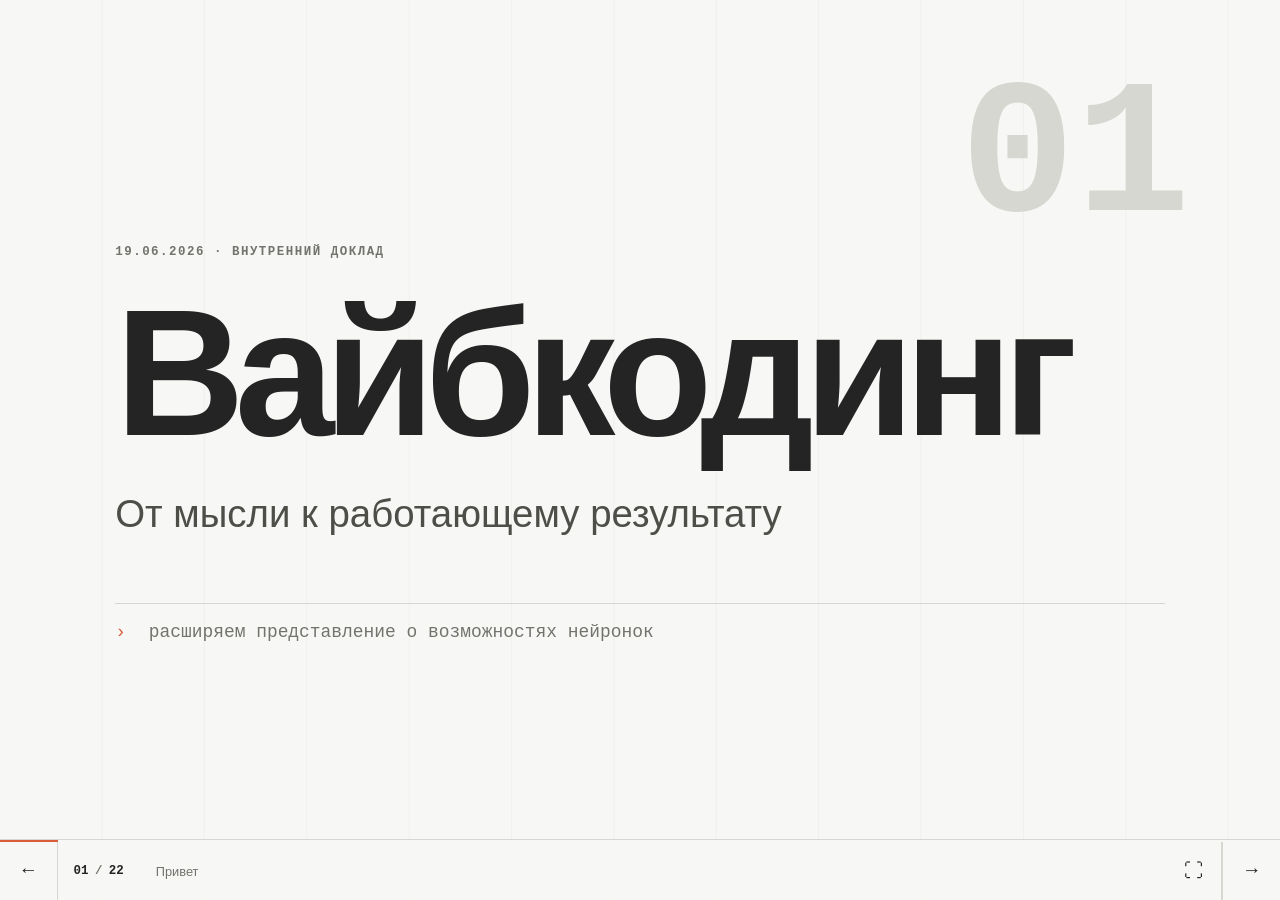
<file: Projects/Vibe-Coding-Talk/index.html>
<!doctype html>
<html lang="ru">
<head>
  <meta charset="utf-8">
  <meta name="viewport" content="width=device-width, initial-scale=1">
  <meta name="theme-color" content="#f7f7f5">
  <title>Вайбкодинг: от мысли к работающему результату</title>
  <script>document.documentElement.classList.add('js')</script>
  <link rel="stylesheet" href="styles.css">
</head>
<body>
  <a class="skip-link" href="#slides">К презентации</a>

  <main id="slides" class="deck" aria-live="polite">
    <section class="slide slide--title is-active" id="slide-1" data-title="Привет">
      <div class="eyebrow">19.06.2026 · внутренний доклад</div>
      <h1>Вайбкодинг</h1>
      <p class="lead">От мысли к работающему результату</p>
      <div class="terminal-line"><span>›</span> расширяем представление о возможностях нейронок</div>
    </section>

    <section class="slide" id="slide-2" data-title="Личный контекст">
      <div class="eyebrow">Личный контекст</div>
      <h2>Несколько месяцев<br>с ИИ и вайбкодингом</h2>
      <p class="lead max-42">Поделюсь тем, что успел попробовать, где это оказалось полезным и где ожидания столкнулись с реальностью.</p>
      <div class="note-line">Это опыт, а не универсальная инструкция.</div>
    </section>

    <section class="slide" id="slide-3" data-title="Цели и не цели">
      <div class="eyebrow">Контракт с аудиторией</div>
      <h2>Цели и не цели</h2>
      <div class="split">
        <article class="plain-panel">
          <div class="panel-label panel-label--accent">Цели</div>
          <ul class="check-list">
            <li>Расширить представление о возможностях нейронок</li>
            <li>После доклада попробовать завайбкодить что-нибудь самостоятельно</li>
          </ul>
        </article>
        <article class="plain-panel muted">
          <div class="panel-label">Не цели</div>
          <ul class="dash-list">
            <li>Научиться программировать</li>
            <li>Собрать готовый продукт</li>
            <li>Доказать, что ИИ заменит специалиста</li>
          </ul>
        </article>
      </div>
    </section>

    <section class="slide" id="slide-4" data-title="Не только для разработчиков">
      <div class="eyebrow">Смена перспективы</div>
      <h2>Не только для разработчиков</h2>
      <p class="statement">Дизайнеры, аналитики и продакты могут проверять идеи через <mark>живые прототипы</mark>, не дожидаясь полной разработки.</p>
      <div class="role-row" aria-label="Роли">
        <span>дизайн</span><i></i><span>аналитика</span><i></i><span>продукт</span><i></i><span>код</span>
      </div>
    </section>

    <section class="slide" id="slide-5" data-title="Код как инструмент мышления">
      <div class="eyebrow">Главный сдвиг</div>
      <h2>Код как инструмент мышления</h2>
      <div class="process process--before">
        <span>идея</span><b>→</b><span>макет</span><b>→</b><span>ТЗ</span><b>→</b><span class="process-end">код</span>
      </div>
      <div class="process process--after">
        <span>идея</span><b>↔</b><span class="process-end">работающая версия</span><b>↔</b><span>уточнение</span>
      </div>
    </section>

    <section class="slide" id="slide-6" data-title="Как пройдет доклад">
      <div class="eyebrow">Маршрут</div>
      <h2>Как пройдёт доклад</h2>
      <ol class="route-list">
        <li><span>01</span><strong>Разберём принцип</strong><small>Как поставить задачу и вести диалог с нейронкой</small></li>
        <li><span>02</span><strong>Соберём копию</strong><small>Попробуем воспроизвести интерфейс и поведение приложения</small></li>
        <li><span>03</span><strong>Разберём результат</strong><small>Что получилось, что сломалось и где нужен человек</small></li>
      </ol>
    </section>

    <section class="slide slide--quote" id="slide-7" data-title="Не замена специалистов">
      <div class="eyebrow">Важно зафиксировать</div>
      <blockquote>Не замена специалистов.<br><span>Новое распределение работы.</span></blockquote>
      <div class="human-ai">
        <div><b>Человек</b><small>задача · контекст · оценка</small></div>
        <div class="join">+</div>
        <div><b>ИИ</b><small>скорость · варианты · исполнение</small></div>
        <div class="join">+</div>
        <div><b>Команда</b><small>качество · решение · ответственность</small></div>
      </div>
    </section>

    <section class="slide" id="slide-8" data-title="Что нужно для начала">
      <div class="eyebrow">Порог входа</div>
      <h2>Что нужно для начала</h2>
      <div class="requirements">
        <div class="requirement requirement--yes"><span>Нужно</span><b>Компьютер</b><b>Формулировать мысли предложениями</b></div>
        <div class="requirement requirement--no"><span>Не обязательно</span><b>Самостоятельно писать код</b></div>
      </div>
      <p class="footnote">Но понимать задачу и оценивать результат всё равно придётся.</p>
    </section>

    <section class="slide" id="slide-9" data-title="Что может быть результатом">
      <div class="eyebrow">Не обязательно production</div>
      <h2>Что может быть результатом</h2>
      <div class="outcome-grid">
        <div><span>01</span>Интерактивный прототип</div>
        <div><span>02</span>Цифровая копия</div>
        <div><span>03</span>Отдельный сценарий</div>
        <div><span>04</span>Рабочий инструмент</div>
        <div><span>05</span>Демонстрация идеи</div>
      </div>
    </section>

    <section class="slide" id="slide-10" data-title="Цикл вайбкодинга">
      <div class="eyebrow">Работа итерациями</div>
      <h2>Цикл вайбкодинга</h2>
      <div class="cycle" aria-label="Цикл вайбкодинга">
        <div><span>1</span><b>Задача</b></div>
        <div><span>2</span><b>Контекст</b></div>
        <div><span>3</span><b>Версия</b></div>
        <div><span>4</span><b>Проверка</b></div>
        <div><span>5</span><b>Уточнение</b></div>
      </div>
      <p class="loop-label">и ещё один круг ↻</p>
    </section>

    <section class="slide slide--dark" id="slide-11" data-title="Shit in — shit out">
      <div class="eyebrow">Качество входа определяет потолок выхода</div>
      <h2>Shit in<br><span>shit out</span></h2>
      <p class="lead max-48">Нейронка не читает мысли. Если на входе нет ясной задачи, контекста и полезных данных, хороший результат становится случайностью.</p>
      <div class="input-output"><code>размытая задача</code><b>→</b><code>убедительная случайность</code></div>
    </section>

    <section class="slide" id="slide-12" data-title="Цифровая копия">
      <div class="eyebrow">Учебный полигон</div>
      <h2>Что такое цифровая копия</h2>
      <p class="statement max-56">Работающая модель, которая воспроизводит <mark>выбранные части</mark> интерфейса и поведения существующего приложения.</p>
      <div class="comparison">
        <div><span>Оригинал</span><div class="wireframe"><i></i><i></i><i></i><i></i></div></div>
        <b>≈</b>
        <div><span>Копия</span><div class="wireframe wireframe--accent"><i></i><i></i><i></i><i></i></div></div>
      </div>
      <p class="footnote">Есть эталон для сравнения, поэтому ошибки видны сразу.</p>
    </section>

    <section class="slide" id="slide-13" data-title="Что будем копировать">
      <div class="eyebrow">Выбирает аудитория</div>
      <h2>Что будем вайбкодить?</h2>
      <p class="lead">Небольшая задача, которую реально пройти за время демо.</p>
      <div class="choice-grid">
        <div><span>A</span><b>Один экран</b><small>интерфейс и визуальные детали</small></div>
        <div><span>B</span><b>Короткий сценарий</b><small>2–3 состояния и переходы</small></div>
        <div><span>C</span><b>Мини-инструмент</b><small>одна понятная рабочая задача</small></div>
      </div>
      <p class="footnote">Варианты лучше проверить заранее. Публика выбирает, но не задаёт бесконечный scope.</p>
    </section>

    <section class="slide" id="slide-14" data-title="Что дадим нейронке">
      <div class="eyebrow">Контекст для старта</div>
      <h2>Что дадим нейронке</h2>
      <div class="context-stack">
        <div><span>01</span><b>Оригинал или скриншоты</b></div>
        <div><span>02</span><b>Описание поведения</b></div>
        <div><span>03</span><b>Тексты и данные</b></div>
        <div><span>04</span><b>Ограничения</b></div>
        <div><span>05</span><b>Критерии готовности</b></div>
      </div>
    </section>

    <section class="slide slide--demo" id="slide-15" data-title="Демо">
      <div class="demo-frame">
        <div class="demo-status"><i></i> live demo</div>
        <h2>Начинаем демо</h2>
        <p>Задача → контекст → первая версия → проверка → уточнение</p>
        <div class="demo-hint">Нажмите <kbd>F</kbd> для полного экрана · <kbd>D</kbd> чтобы скрыть интерфейс презентации</div>
      </div>
    </section>

    <section class="slide" id="slide-16" data-title="Что сейчас произошло">
      <div class="eyebrow">Разбираем магию на части</div>
      <h2>Что сейчас произошло</h2>
      <ol class="timeline">
        <li><span>01</span>Поставили задачу</li>
        <li><span>02</span>Передали материалы</li>
        <li><span>03</span>Получили первую версию</li>
        <li><span>04</span>Нашли расхождения</li>
        <li><span>05</span>Уточнили и повторили</li>
      </ol>
    </section>

    <section class="slide" id="slide-17" data-title="Что получилось, а что нет">
      <div class="eyebrow">Честный разбор</div>
      <h2>Что получилось, а что нет</h2>
      <div class="split">
        <article class="plain-panel"><div class="panel-label panel-label--accent">Получилось</div><ul class="check-list"><li>Воспроизвести видимую структуру</li><li>Быстро получить рабочую версию</li><li>Исправлять через диалог</li></ul></article>
        <article class="plain-panel"><div class="panel-label">Потребовало человека</div><ul class="dash-list"><li>Заметить расхождения</li><li>Объяснить неочевидное поведение</li><li>Проверить скрытые ошибки</li></ul></article>
      </div>
    </section>

    <section class="slide" id="slide-18" data-title="Где здесь ценность">
      <div class="eyebrow">Не только скорость</div>
      <h2>Где здесь ценность</h2>
      <p class="statement">Мы быстро превращаем идею в <mark>предмет разговора</mark>.</p>
      <div class="value-path"><span>идея</span><b>→</b><span>рабочая версия</span><b>→</b><span>обсуждение</span><b>→</b><span>решение</span></div>
    </section>

    <section class="slide" id="slide-19" data-title="Это не production">
      <div class="eyebrow">Граница ответственности</div>
      <h2>Это не production</h2>
      <p class="lead max-52">Прототип помогает точнее показать сценарий и ожидаемое поведение. Он не заменяет техническую реализацию.</p>
      <div class="production-grid">
        <span>архитектура</span><span>тестирование</span><span>безопасность</span><span>доступность</span><span>поддержка</span><span>ответственность</span>
      </div>
      <p class="footnote">Перед реальным использованием нужна работа команды разработки.</p>
    </section>

    <section class="slide" id="slide-20" data-title="Попробовать самостоятельно">
      <div class="eyebrow">Первый эксперимент</div>
      <h2>Что попробовать самостоятельно</h2>
      <ul class="experiment-list">
        <li><span>01</span>Скопировать один экран приложения</li>
        <li><span>02</span>Оживить существующий макет</li>
        <li><span>03</span>Собрать форму с несколькими состояниями</li>
        <li><span>04</span>Воспроизвести короткий сценарий</li>
        <li><span>05</span>Сделать инструмент для своей задачи</li>
      </ul>
    </section>

    <section class="slide slide--quote" id="slide-21" data-title="Главный вывод">
      <div class="eyebrow">Главный вывод</div>
      <blockquote>Вайбкодинг сокращает расстояние<br><span>между мыслью и работающим результатом.</span></blockquote>
      <p class="note-line">Но не отменяет профессиональные навыки и ответственность.</p>
    </section>

    <section class="slide slide--end" id="slide-22" data-title="Вопросы">
      <div class="eyebrow">Обсудим</div>
      <h2>Вопросы?</h2>
      <p class="lead">И что вы попробуете завайбкодить первым?</p>
      <div class="end-mark">›_</div>
    </section>
  </main>

  <div class="chrome" aria-label="Управление презентацией">
    <div class="progress" aria-hidden="true"><div id="progress-bar"></div></div>
    <div class="chrome-row">
      <button id="prev" type="button" aria-label="Предыдущий слайд">←</button>
      <div class="counter"><span id="current">01</span><i>/</i><span id="total">22</span></div>
      <div id="slide-title" class="current-title">Привет</div>
      <button id="fullscreen" type="button" aria-label="Полноэкранный режим">⛶</button>
      <button id="next" type="button" aria-label="Следующий слайд">→</button>
    </div>
  </div>

  <script src="presentation.js"></script>
</body>
</html>
</file>
<file: Projects/Vibe-Coding-Talk/styles.css>
:root {
  --paper: #f7f7f5;
  --paper-2: #efefec;
  --ink: #242424;
  --muted: #73736e;
  --line: #d7d7d1;
  --accent: #d95d39;
  --accent-soft: #f1d7ce;
  --dark: #20221f;
  --dark-muted: #a9aea5;
  --green: #3f7d5a;
  --font-sans: Inter, ui-sans-serif, -apple-system, BlinkMacSystemFont, "Segoe UI", sans-serif;
  --font-mono: "SFMono-Regular", Consolas, "Liberation Mono", monospace;
}

* { box-sizing: border-box; }
html { background: var(--paper); color: var(--ink); font-family: var(--font-sans); }
body { margin: 0; min-width: 320px; }
.js body { overflow: hidden; }
button, kbd { font: inherit; }

.skip-link { position: fixed; left: 1rem; top: -4rem; z-index: 100; background: var(--ink); color: white; padding: .7rem 1rem; }
.skip-link:focus { top: 1rem; }

.deck { position: relative; background: var(--paper); }
.js .deck { height: 100dvh; }
.slide {
  position: relative;
  display: flex;
  min-height: 100dvh;
  flex-direction: column;
  justify-content: center;
  overflow: auto;
  padding: clamp(3.5rem, 8vw, 8rem) clamp(2rem, 9vw, 9rem) clamp(7rem, 12vh, 9rem);
  background:
    linear-gradient(90deg, transparent calc(100% - 1px), rgba(36,36,36,.035) 1px) 0 0 / 8vw 100%,
    var(--paper);
}
.js .slide { position: absolute; inset: 0; display: none; min-height: 0; }
.js .slide.is-active { display: flex; animation: reveal .32s ease-out both; }
.slide > * { max-width: 1200px; }

@keyframes reveal { from { opacity: 0; transform: translateY(8px); } to { opacity: 1; transform: none; } }

.eyebrow { margin-bottom: clamp(1rem, 3vh, 2rem); color: var(--muted); font: 600 .78rem/1.2 var(--font-mono); letter-spacing: .12em; text-transform: uppercase; }
h1, h2 { margin: 0; letter-spacing: -.055em; font-weight: 700; line-height: .96; text-wrap: balance; }
h1 { font-size: clamp(5rem, 14vw, 12rem); }
h2 { font-size: clamp(3.2rem, 8.2vw, 7.5rem); max-width: 1080px; }
.lead { margin: 1.8rem 0 0; color: #4e4e49; font-size: clamp(1.4rem, 2.4vw, 2.25rem); line-height: 1.35; }
.statement { margin: 2.2rem 0 0; font-size: clamp(2rem, 4vw, 4.1rem); line-height: 1.15; letter-spacing: -.035em; }
.max-42 { max-width: 42ch; } .max-48 { max-width: 48ch; } .max-52 { max-width: 52ch; } .max-56 { max-width: 56ch; }
mark { color: inherit; background: linear-gradient(transparent 62%, var(--accent-soft) 62%); }

.slide--title::after { content: "01"; position: absolute; right: 7vw; top: 7vh; color: var(--line); font: 700 clamp(5rem, 15vw, 15rem)/1 var(--font-mono); z-index: -1; }
.slide--title .lead { font-size: clamp(1.8rem, 3vw, 3.1rem); }
.terminal-line { margin-top: 4rem; border-top: 1px solid var(--line); padding-top: 1rem; color: var(--muted); font: 500 clamp(.9rem, 1.4vw, 1.2rem)/1.4 var(--font-mono); }
.terminal-line span { color: var(--accent); margin-right: .75rem; }
.note-line { margin-top: 3rem; color: var(--muted); border-left: 2px solid var(--accent); padding-left: 1rem; font-size: clamp(1rem, 1.5vw, 1.3rem); }

.split { display: grid; grid-template-columns: 1fr 1fr; gap: clamp(1rem, 3vw, 3rem); margin-top: 3rem; width: 100%; }
.plain-panel { border-top: 2px solid var(--ink); padding-top: 1.1rem; }
.plain-panel.muted { color: #555550; border-color: var(--line); }
.panel-label { font: 600 .8rem/1 var(--font-mono); letter-spacing: .1em; text-transform: uppercase; margin-bottom: 2rem; }
.panel-label--accent { color: var(--accent); }
.check-list, .dash-list { list-style: none; margin: 0; padding: 0; font-size: clamp(1.35rem, 2.2vw, 2.15rem); line-height: 1.28; }
.check-list li, .dash-list li { position: relative; padding-left: 1.7rem; margin: 1rem 0; }
.check-list li::before { content: "+"; position: absolute; left: 0; color: var(--accent); font-family: var(--font-mono); }
.dash-list li::before { content: "—"; position: absolute; left: 0; color: var(--muted); }

.role-row { display: flex; align-items: center; gap: 1rem; margin-top: 4rem; color: var(--muted); font: 600 clamp(.8rem, 1.3vw, 1.1rem)/1 var(--font-mono); text-transform: uppercase; letter-spacing: .08em; }
.role-row i { width: 3rem; height: 1px; background: var(--line); }

.process { display: flex; align-items: center; gap: clamp(.8rem, 2vw, 2rem); margin-top: 2.5rem; padding: 1.5rem 0; border-top: 1px solid var(--line); font-size: clamp(1.1rem, 2.2vw, 2rem); color: var(--muted); }
.process b { font-family: var(--font-mono); font-weight: 400; color: #aaa; }
.process--before { text-decoration: line-through; text-decoration-color: rgba(217,93,57,.5); }
.process--after { color: var(--ink); border-top-color: var(--ink); }
.process-end { color: var(--accent); font-weight: 700; }

.route-list { list-style: none; margin: 3rem 0 0; padding: 0; width: min(100%, 1000px); }
.route-list li { display: grid; grid-template-columns: 4rem 1fr; border-top: 1px solid var(--line); padding: 1.2rem 0; }
.route-list li > span { grid-row: span 2; color: var(--accent); font: 600 1rem/1 var(--font-mono); }
.route-list strong { font-size: clamp(1.4rem, 2.4vw, 2.3rem); }
.route-list small { color: var(--muted); margin-top: .35rem; font-size: clamp(.95rem, 1.4vw, 1.2rem); }

.slide--quote blockquote { margin: 0; max-width: 1100px; font-size: clamp(3.1rem, 7.3vw, 7rem); font-weight: 700; line-height: 1.02; letter-spacing: -.05em; }
.slide--quote blockquote span { color: var(--accent); }
.human-ai { display: grid; grid-template-columns: 1fr auto 1fr auto 1fr; align-items: center; gap: 1.5rem; margin-top: 4rem; width: min(100%, 1000px); border-top: 1px solid var(--line); padding-top: 1.2rem; }
.human-ai b { display: block; font-size: 1.2rem; }
.human-ai small { color: var(--muted); }
.join { font: 400 1.5rem var(--font-mono); color: var(--accent); }

.requirements { display: grid; grid-template-columns: 2fr 1fr; gap: 2rem; margin-top: 3rem; width: 100%; }
.requirement { border-top: 2px solid var(--ink); padding: 1rem 0; display: flex; flex-direction: column; gap: 1.2rem; }
.requirement > span { color: var(--accent); font: 600 .8rem var(--font-mono); text-transform: uppercase; letter-spacing: .1em; }
.requirement b { font-size: clamp(1.5rem, 2.7vw, 2.7rem); max-width: 18ch; }
.requirement--no { border-color: var(--line); color: var(--muted); }
.requirement--no > span { color: var(--muted); }
.footnote { margin: 2.5rem 0 0; color: var(--muted); font-size: clamp(.9rem, 1.35vw, 1.15rem); }

.outcome-grid { display: grid; grid-template-columns: repeat(3, 1fr); margin-top: 3rem; border-top: 1px solid var(--ink); border-left: 1px solid var(--line); }
.outcome-grid div { min-height: 8.5rem; border-right: 1px solid var(--line); border-bottom: 1px solid var(--line); padding: 1.2rem; font-size: clamp(1.2rem, 2vw, 1.85rem); display: flex; flex-direction: column; justify-content: space-between; }
.outcome-grid span { color: var(--accent); font: 500 .8rem var(--font-mono); }

.cycle { display: grid; grid-template-columns: repeat(5, 1fr); margin-top: 4rem; width: 100%; position: relative; }
.cycle::before { content: ""; position: absolute; top: 1.05rem; left: 10%; right: 10%; border-top: 1px solid var(--line); }
.cycle div { text-align: center; z-index: 1; }
.cycle span { display: grid; place-items: center; margin: 0 auto 1.2rem; width: 2.2rem; height: 2.2rem; border: 1px solid var(--ink); background: var(--paper); font: 600 .8rem var(--font-mono); }
.cycle div:nth-child(5) span { background: var(--accent); border-color: var(--accent); color: white; }
.cycle b { font-size: clamp(1rem, 1.5vw, 1.35rem); }
.loop-label { text-align: right; color: var(--accent); font: 500 1rem var(--font-mono); }

.slide--dark { color: #f3f2ed; background: var(--dark); }
.slide--dark .eyebrow, .slide--dark .lead { color: var(--dark-muted); }
.slide--dark h2 { font-size: clamp(4rem, 11vw, 10rem); }
.slide--dark h2 span { color: var(--accent); }
.input-output { margin-top: 3rem; display: flex; align-items: center; gap: 1.2rem; }
.input-output code { padding: .7rem 1rem; border: 1px solid #4a4c47; font: 500 clamp(.8rem, 1.2vw, 1rem) var(--font-mono); color: #deddd7; }
.input-output b { color: var(--accent); }

.comparison { display: grid; grid-template-columns: 1fr auto 1fr; align-items: center; gap: 2rem; margin-top: 3rem; width: min(100%, 900px); }
.comparison > b { color: var(--accent); font: 400 3rem var(--font-mono); }
.comparison > div > span { display: block; margin-bottom: .7rem; color: var(--muted); font: 600 .8rem var(--font-mono); text-transform: uppercase; }
.wireframe { height: 11rem; border: 1px solid #aaa; display: grid; grid-template-columns: 28% 1fr; grid-template-rows: 24% 1fr 22%; gap: .6rem; padding: .8rem; }
.wireframe i { display: block; background: #dddcd7; }
.wireframe i:first-child { grid-row: 1 / 4; }
.wireframe i:nth-child(3) { background: #c9c9c3; }
.wireframe--accent { border-color: var(--accent); }
.wireframe--accent i { background: var(--accent-soft); }
.wireframe--accent i:nth-child(3) { background: var(--accent); opacity: .7; }

.choice-grid { display: grid; grid-template-columns: repeat(3, 1fr); gap: 1px; background: var(--line); border: 1px solid var(--line); margin-top: 3rem; }
.choice-grid > div { background: var(--paper); padding: 1.4rem; min-height: 11rem; display: flex; flex-direction: column; }
.choice-grid span { color: var(--accent); font: 600 .9rem var(--font-mono); }
.choice-grid b { margin-top: auto; font-size: clamp(1.3rem, 2vw, 2rem); }
.choice-grid small { color: var(--muted); margin-top: .4rem; }

.context-stack { margin-top: 3rem; width: min(100%, 850px); }
.context-stack div { display: grid; grid-template-columns: 4rem 1fr; align-items: center; border-top: 1px solid var(--line); padding: 1rem 0; }
.context-stack span { color: var(--accent); font: 500 .85rem var(--font-mono); }
.context-stack b { font-size: clamp(1.25rem, 2.2vw, 2.15rem); }

.slide--demo { background: #e8e8e4; }
.demo-frame { width: min(100%, 1100px); min-height: min(62vh, 560px); border: 1px solid #aaa; background: var(--paper); padding: clamp(2rem, 5vw, 5rem); display: flex; flex-direction: column; justify-content: center; box-shadow: 14px 14px 0 #d5d5d0; }
.demo-status { position: absolute; top: 2rem; right: 2rem; font: 600 .75rem var(--font-mono); text-transform: uppercase; letter-spacing: .1em; }
.demo-status i { display: inline-block; width: .55rem; height: .55rem; background: #dc493a; margin-right: .5rem; animation: blink 1.2s infinite; }
.demo-frame p { color: var(--muted); font: 500 clamp(.9rem, 1.4vw, 1.15rem) var(--font-mono); }
.demo-hint { margin-top: 4rem; color: var(--muted); font-size: .8rem; }
kbd { border: 1px solid #bbb; padding: .1rem .35rem; background: white; font-family: var(--font-mono); box-shadow: 0 1px 0 #aaa; }
@keyframes blink { 50% { opacity: .25; } }

.timeline { list-style: none; padding: 0; margin: 3rem 0 0; display: grid; grid-template-columns: repeat(5, 1fr); border-top: 1px solid var(--ink); }
.timeline li { min-height: 10rem; padding: 1rem; border-right: 1px solid var(--line); display: flex; flex-direction: column; justify-content: space-between; font-size: clamp(1rem, 1.7vw, 1.5rem); }
.timeline span { color: var(--accent); font: 500 .8rem var(--font-mono); }

.value-path { margin-top: 4rem; display: flex; align-items: center; flex-wrap: wrap; gap: 1rem; font: 600 clamp(1rem, 1.8vw, 1.5rem) var(--font-mono); text-transform: uppercase; }
.value-path b { color: var(--accent); }

.production-grid { display: grid; grid-template-columns: repeat(3, 1fr); gap: 1px; margin-top: 3rem; background: var(--line); border: 1px solid var(--line); width: min(100%, 900px); }
.production-grid span { background: var(--paper); padding: 1.1rem; font: 600 clamp(.9rem, 1.3vw, 1.1rem) var(--font-mono); text-transform: uppercase; }

.experiment-list { list-style: none; padding: 0; margin: 3rem 0 0; width: min(100%, 950px); }
.experiment-list li { display: grid; grid-template-columns: 4rem 1fr; border-top: 1px solid var(--line); padding: .85rem 0; font-size: clamp(1.2rem, 2.2vw, 2rem); }
.experiment-list span { color: var(--accent); font: 500 .8rem var(--font-mono); padding-top: .35rem; }

.slide--end .end-mark { position: absolute; right: 8vw; bottom: 16vh; color: var(--accent); font: 700 clamp(5rem, 12vw, 11rem)/1 var(--font-mono); opacity: .25; }

.chrome { position: fixed; left: 0; right: 0; bottom: 0; z-index: 30; background: rgba(247,247,245,.92); backdrop-filter: blur(10px); border-top: 1px solid var(--line); transition: opacity .2s; }
.progress { height: 2px; background: transparent; }
.progress div { height: 100%; width: 0; background: var(--accent); transition: width .25s ease; }
.chrome-row { height: 3.6rem; display: grid; grid-template-columns: 3.6rem auto 1fr 3.6rem 3.6rem; align-items: center; }
.chrome button { align-self: stretch; border: 0; border-right: 1px solid var(--line); background: transparent; color: var(--ink); cursor: pointer; font: 500 1.2rem var(--font-mono); }
.chrome button:last-child { border-right: 0; border-left: 1px solid var(--line); }
.chrome button:hover, .chrome button:focus-visible { background: var(--paper-2); outline: 2px solid var(--accent); outline-offset: -2px; }
.counter { padding: 0 1rem; font: 600 .78rem var(--font-mono); }
.counter i { color: var(--muted); padding: 0 .4rem; font-style: normal; }
.current-title { color: var(--muted); font-size: .8rem; white-space: nowrap; overflow: hidden; text-overflow: ellipsis; padding: 0 1rem; }
body.chrome-hidden .chrome { opacity: 0; pointer-events: none; }

@media (max-width: 760px) {
  .slide { justify-content: flex-start !important; padding-top: 5rem; }
  .split, .requirements, .outcome-grid, .choice-grid, .production-grid { grid-template-columns: 1fr; }
  .cycle { grid-template-columns: 1fr; gap: .6rem; }
  .cycle::before { display: none; }
  .cycle div { display: grid; grid-template-columns: 3rem 1fr; align-items: center; text-align: left; }
  .cycle span { margin: 0; }
  .timeline { grid-template-columns: 1fr; }
  .timeline li { min-height: 0; display: grid; grid-template-columns: 3rem 1fr; border-right: 0; border-bottom: 1px solid var(--line); }
  .human-ai { grid-template-columns: 1fr; }
  .join { display: none; }
  .comparison { gap: .7rem; }
  .wireframe { height: 7rem; }
  .role-row { flex-wrap: wrap; }
  .role-row i { width: 1rem; }
  .current-title { display: none; }
  .chrome-row { grid-template-columns: 3.6rem auto 1fr 3.6rem 3.6rem; }
}

@media (prefers-reduced-motion: reduce) {
  *, *::before, *::after { scroll-behavior: auto !important; animation-duration: .001ms !important; transition-duration: .001ms !important; }
}

@media print {
  @page { size: 16in 9in; margin: 0; }
  body { overflow: visible; print-color-adjust: exact; -webkit-print-color-adjust: exact; }
  .deck { height: auto; }
  .slide, .slide.is-active { position: relative; display: flex !important; width: 16in; height: 9in; page-break-after: always; overflow: hidden; animation: none; }
  .chrome, .skip-link { display: none !important; }
}
</file>
